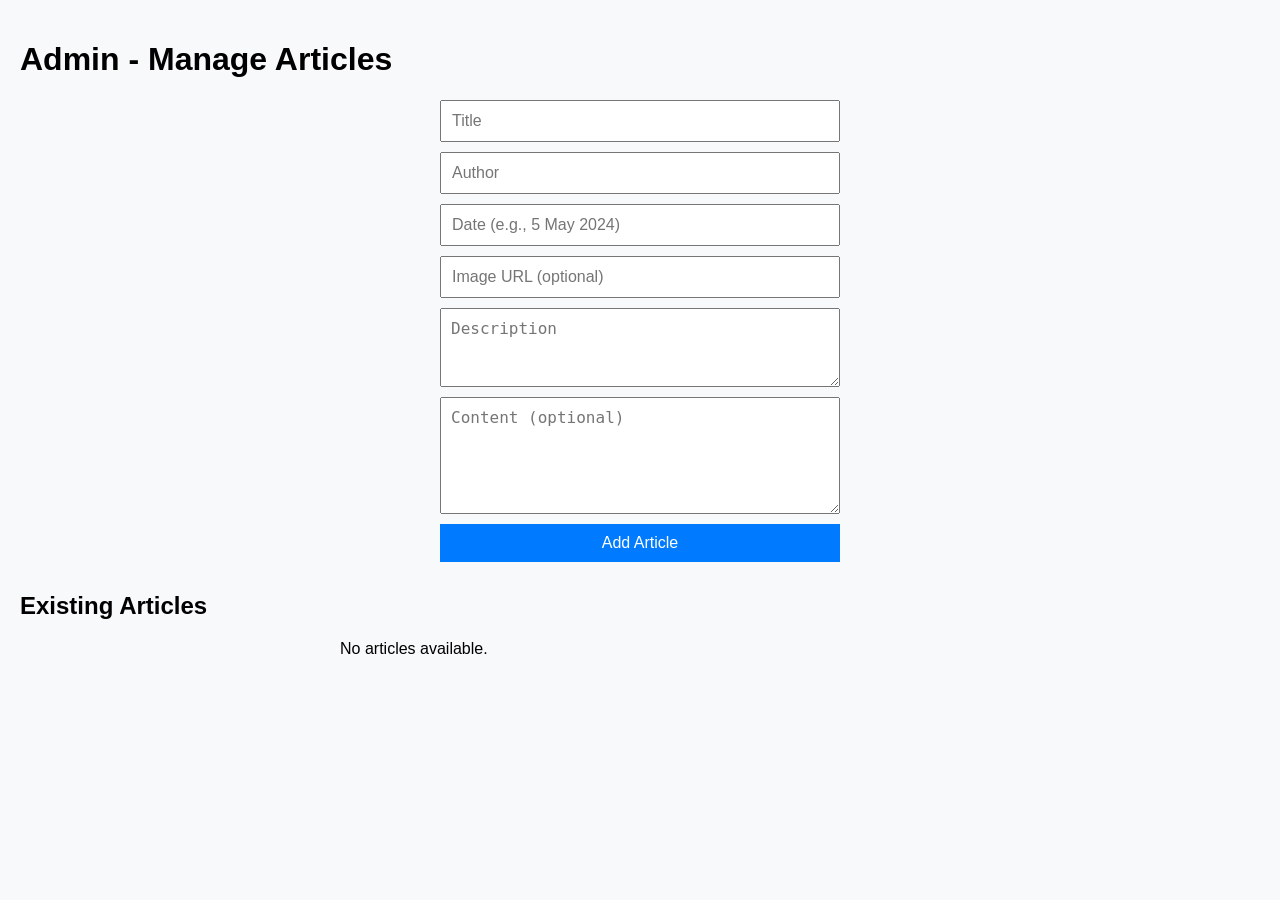
<file: admin.html>
<!DOCTYPE html>
<html lang="en">
<head>
    <meta charset="UTF-8">
    <meta name="viewport" content="width=device-width, initial-scale=1.0">
    <title>Admin Page</title>
    <style>
        body {
            font-family: 'Roboto', sans-serif;
            background-color: #f8f9fa;
            margin: 0;
            padding: 20px;
        }
        form {
            display: flex;
            flex-direction: column;
            max-width: 400px;
            margin: 0 auto;
        }
        input, textarea, button {
            margin-bottom: 10px;
            padding: 10px;
            font-size: 16px;
        }
        button {
            background-color: #007bff;
            color: white;
            border: none;
            cursor: pointer;
        }
        button:hover {
            background-color: #0056b3;
        }
        .article-list {
            max-width: 600px;
            margin: 20px auto;
        }
        .article-item {
            background: white;
            margin-bottom: 10px;
            padding: 15px;
            border-radius: 5px;
            box-shadow: 0 2px 4px rgba(0, 0, 0, 0.1);
            display: flex;
            justify-content: space-between;
            align-items: center;
        }
        .article-item h4 {
            margin: 0;
            font-size: 16px;
        }
        .delete-btn {
            background-color: #dc3545;
            color: white;
            border: none;
            padding: 5px 10px;
            border-radius: 5px;
            cursor: pointer;
        }
        .delete-btn:hover {
            background-color: #c82333;
        }
    </style>
</head>
<body>
    <h1>Admin - Manage Articles</h1>
    <form id="articleForm">
        <input type="text" id="title" placeholder="Title" required />
        <input type="text" id="author" placeholder="Author" required />
        <input type="text" id="date" placeholder="Date (e.g., 5 May 2024)" required />
        <input type="text" id="image" placeholder="Image URL (optional)" />
        <textarea id="description" placeholder="Description" rows="3"></textarea>
        <textarea id="content" placeholder="Content (optional)" rows="5"></textarea>
        <button type="submit">Add Article</button>
    </form>

    <h2>Existing Articles</h2>
    <div class="article-list" id="articleList">
        <!-- Daftar artikel akan ditampilkan di sini -->
    </div>

    <script>
        const articleForm = document.getElementById("articleForm");
        const articleList = document.getElementById("articleList");

        // Ambil data artikel dari localStorage
        let articles = JSON.parse(localStorage.getItem("articles")) || [];

        // Fungsi untuk menampilkan daftar artikel
        function renderArticles() {
            articleList.innerHTML = ""; // Kosongkan daftar artikel

            if (articles.length === 0) {
                articleList.innerHTML = "<p>No articles available.</p>";
                return;
            }

            articles.forEach((article, index) => {
                const articleItem = document.createElement("div");
                articleItem.className = "article-item";

                articleItem.innerHTML = `
                    <h4>${article.title}</h4>
                    <button class="delete-btn" onclick="deleteArticle(${index})">Delete</button>
                `;

                articleList.appendChild(articleItem);
            });
        }

        // Fungsi untuk menambah artikel
        articleForm.addEventListener("submit", function (e) {
            e.preventDefault();

            const newArticle = {
                title: document.getElementById("title").value,
                author: document.getElementById("author").value,
                date: document.getElementById("date").value,
                image: document.getElementById("image").value,
                description: document.getElementById("description").value,
                content: document.getElementById("content").value,
            };

            articles.push(newArticle);
            localStorage.setItem("articles", JSON.stringify(articles));

            alert("Article added!");
            this.reset();
            renderArticles();
        });

        // Fungsi untuk menghapus artikel
        function deleteArticle(index) {
            if (confirm("Are you sure you want to delete this article?")) {
                articles.splice(index, 1);
                localStorage.setItem("articles", JSON.stringify(articles));
                renderArticles();
            }
        }

        // Tampilkan daftar artikel saat halaman dimuat
        renderArticles();
    </script>
</body>
</html>
</file>
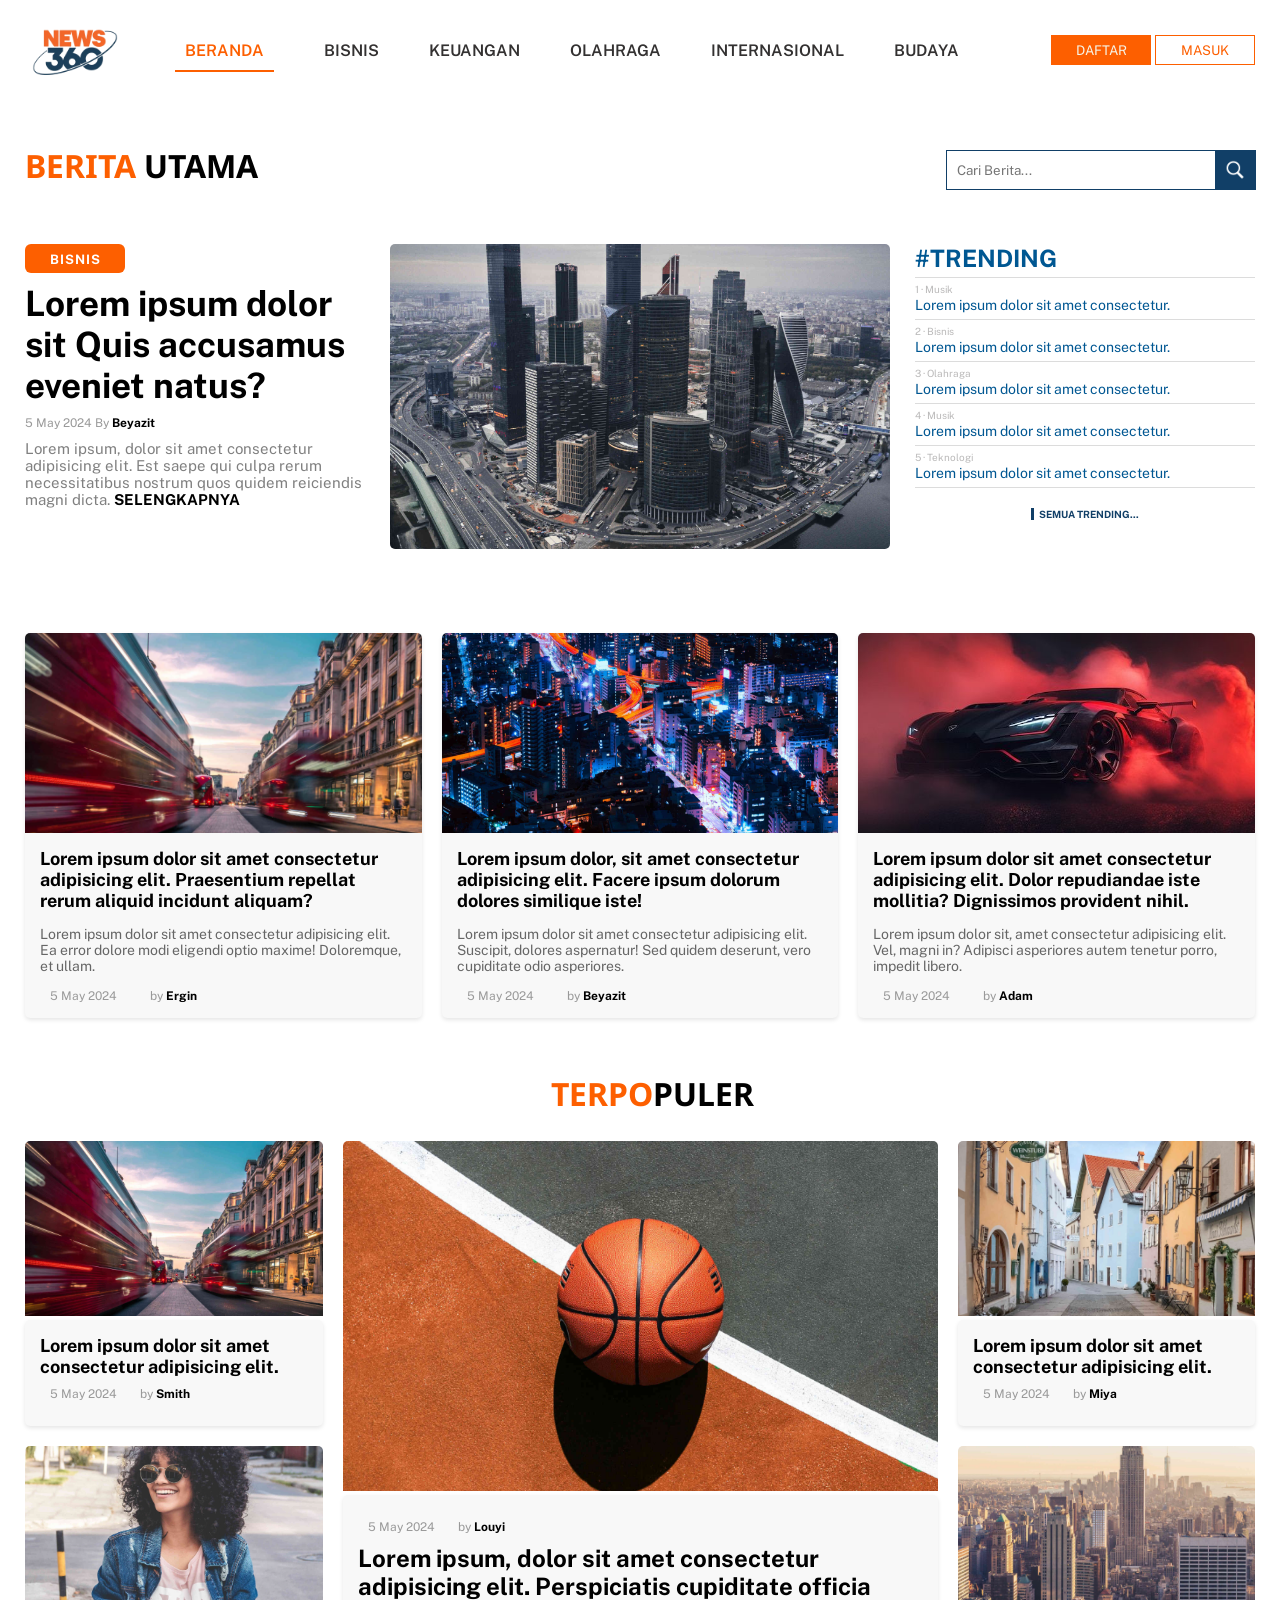
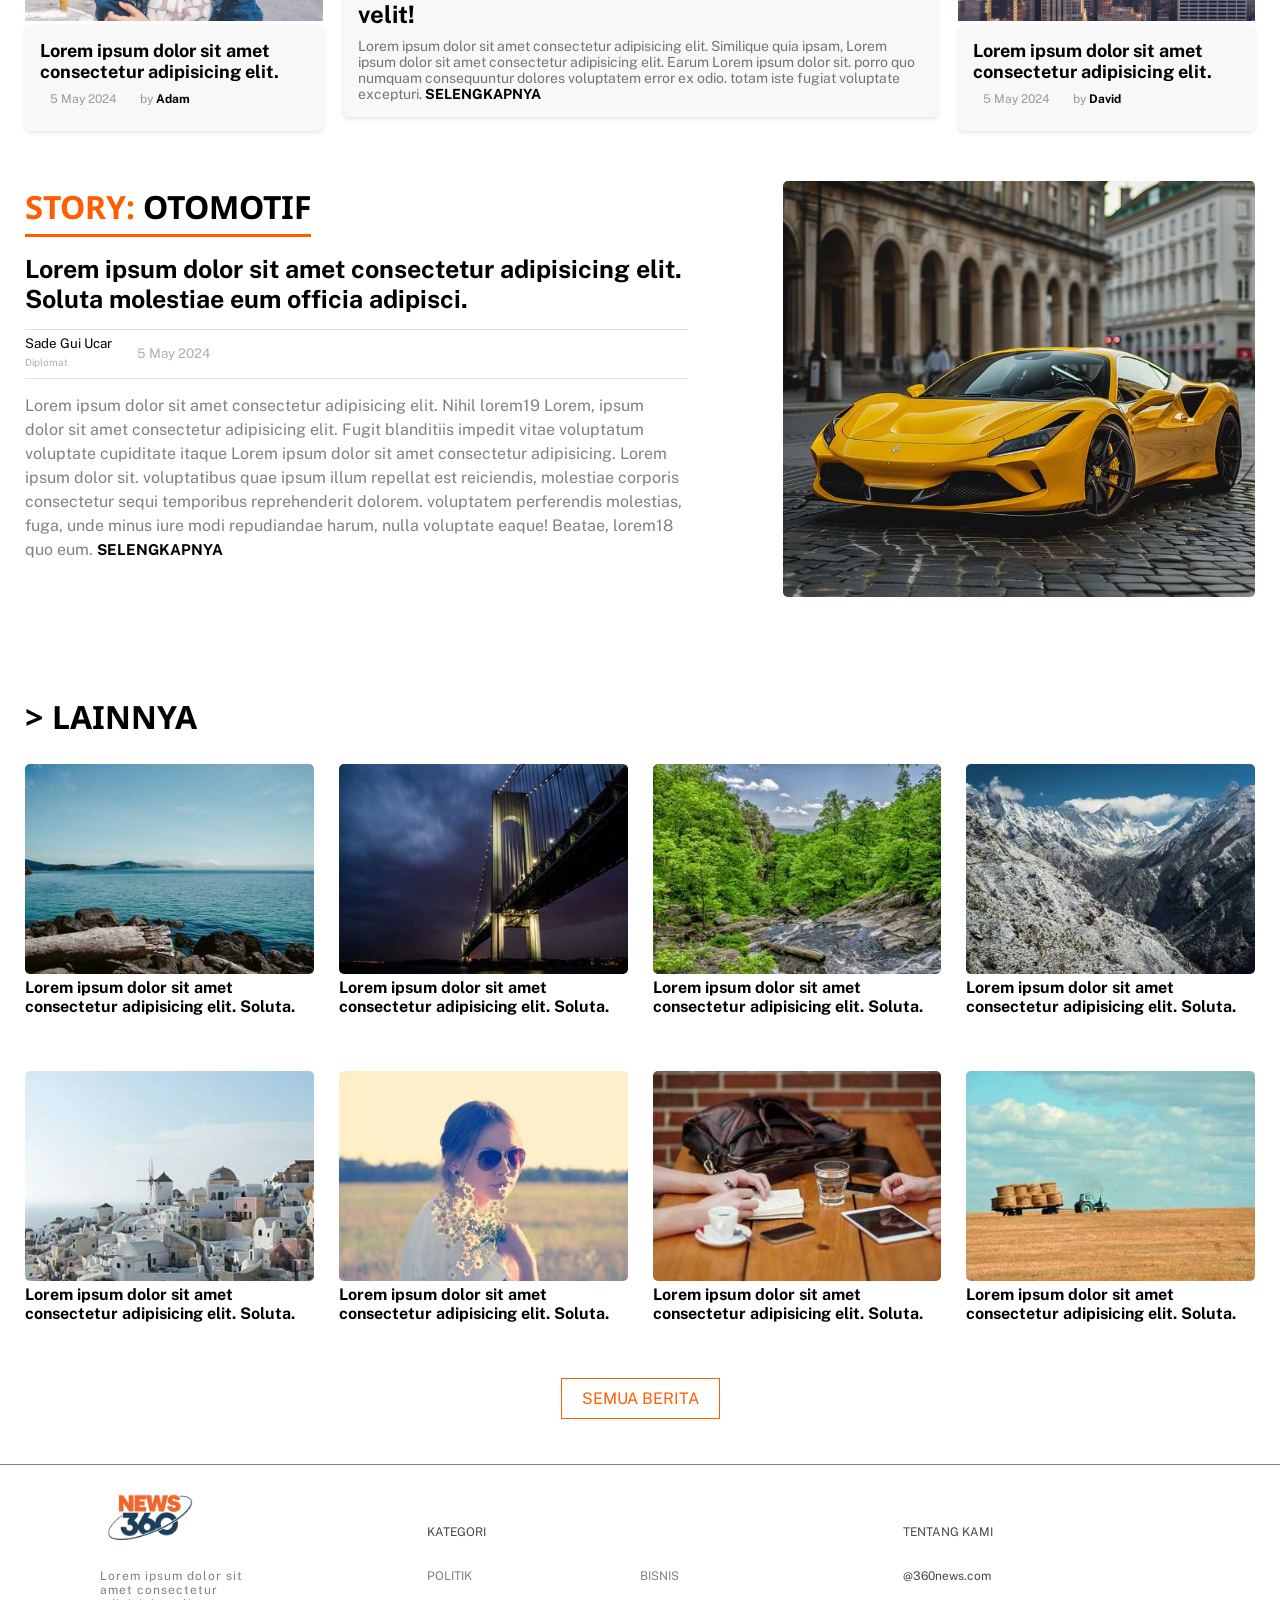
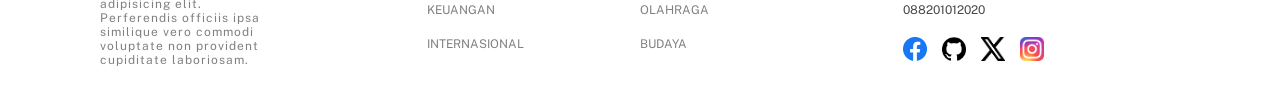
<file: beranda.html>
<!DOCTYPE html>
<html lang="en">
<head>
    <meta charset="UTF-8">
    <meta name="viewport" content="width=device-width, initial-scale=1.0">
    <title>360NEWS</title>
    <link rel="stylesheet" href="beranda.css">
    <link rel="preconnect" href="https://fonts.googleapis.com">
    <link rel="preconnect" href="https://fonts.gstatic.com" crossorigin>
    <link href="https://fonts.googleapis.com/css2?family=Public+Sans:ital,wght@0,600;1,600&display=swap" rel="stylesheet">
    <link rel="preconnect" href="https://fonts.googleapis.com">
    <link rel="preconnect" href="https://fonts.gstatic.com" crossorigin>
    <link href="https://fonts.googleapis.com/css2?family=Noto+Sans+Lao:wdth,wght@75,700&family=Public+Sans:ital,wght@0,600;1,600&display=swap" rel="stylesheet">
    <link href="https://cdnjs.cloudflare.com/ajax/libs/font-awesome/5.15.3/css/all.min.css" rel="stylesheet"/>
</head>
<body>
    <header>
        <div class="header-container">
            <div class="left-section">
                <div class="logo">
                    <a href="beranda.html">
                        <img src="gambar/LOGOO.png" alt="">
                    </a>
                </div>
                <nav id="navMenu" class="hidden">
                    <div class="labelCari">
                        <input type="text" placeholder="Cari Berita" class="pencarian">
                        <button class="pencarian-btn"><b>Cari</b></button>
                    </div>
                    <a class="kategori" id="beranda" href="beranda.html">BERANDA</a>
                    <a class="kategori" id="bisnis" href="bisnis.html">BISNIS</a>
                    <a class="kategori" id="keuangan" href="keuangan.html">KEUANGAN</a>
                    <a class="kategori" id="olahraga" href="olahraga.html">OLAHRAGA</a>
                    <a class="kategori" id="internasional" href="internasional.html">INTERNASIONAL</a>
                    <a class="kategori" id="budaya" href="budaya.html">BUDAYA</a>
                </nav>
            </div>
            <div class="kanan-nav">
                <div class="ikon-menu" id="menuToggle">
                    <div class="baris"></div>
                    <div class="baris"></div>
                    <div class="baris"></div>
                </div>
                <div class="loginAkun-btn">
                <a href=""><button>DAFTAR</button></a>
                <a href="pagelogin.html"><button id="login-btn">MASUK</button></a>
            </div>
            </div>
        </div>
    </header>

    <main>
        <div class="judul-dan-cari">
        <div class="hotline-judul">
            <h1><b>BERITA</b> UTAMA</h1>
        </div>
        <div class="pencarian-berita-beranda">
            <div class="container-cari">
                <input type="text" class="cari-input" placeholder="Cari Berita...">
            </div>
            <div class="cari-btn">
                <img src="gambar/icons8-search-50 (1).png" alt="">
            </div>
        </div>
    </div>
        <div class="konten">
            <div class="konten-1">
                <div class="layout">
                    <div class="genre">
                        <a href="#"><b>BISNIS</b></a>
                    </div>
                    <div class="subjudul-konten">
                        <p class="judul-hotline"><b>Lorem ipsum dolor sit  Quis accusamus eveniet natus?</b></p>
                        <div class="penulis-tgl">
                            <label for="">5 May 2024</label>
                            <label for="">By <b>Beyazit</b></label>
                        </div>
                        <div class="ringkasan">
                            <p>Lorem ipsum, dolor sit amet consectetur adipisicing elit. Est saepe qui culpa rerum necessitatibus nostrum quos quidem reiciendis magni dicta. <b>SELENGKAPNYA</b></p>
                        </div>
                    </div>
                </div>
                <div class="layout">
                    <img class="gambarHotline" src="gambar/websiteplanet-dummy-820X500 (1).png" alt="Bisnis">
                </div>
                <div class="layout">
                    <div class="trending-layout">
                        <h3>#TRENDING</h3>
                        <div class="trending-card">
                            <div class="nomor-genre">
                                <label for="">1 · </label>
                                <label for="">Musik</label>
                            </div>
                            <a href="#">Lorem ipsum dolor sit amet consectetur.</a>
                        </div>
                        <div class="trending-card">
                            <div class="nomor-genre">
                                <label for="">2 · </label>
                                <label for="">Bisnis</label>
                            </div>
                            <a href="#">Lorem ipsum dolor sit amet consectetur.</a>
                        </div>
                        <div class="trending-card">
                            <div class="nomor-genre">
                                <label for="">3 · </label>
                                <label for="">Olahraga</label>
                            </div>
                            <a href="#">Lorem ipsum dolor sit amet consectetur.</a>
                        </div>
                        <div class="trending-card">
                            <div class="nomor-genre">
                                <label for="">4 · </label>
                                <label for="">Musik</label>
                            </div>
                            <a href="#">Lorem ipsum dolor sit amet consectetur.</a>
                        </div>
                        <div class="trending-card">
                            <div class="nomor-genre">
                                <label for="">5 · </label>
                                <label for="">Teknologi</label>
                            </div>
                            <a href="#">Lorem ipsum dolor sit amet consectetur.</a>
                        </div>
                        <div class="trending-card">
                            <div class="semua-trending">
                                <a href="#"><b>SEMUA TRENDING...</b></a>
                            </div>
                        </div>
                    </div>
                </div>
            </div>
            <div class="konten-2">
                <div class="panel">
                    <img src="gambar/websiteplanet-dummy-820X500 (2).png" alt="">
                    <p class="subjudul-konten-2"><b>Lorem ipsum dolor sit amet consectetur adipisicing elit. Praesentium repellat rerum aliquid incidunt aliquam?</b></p>
                    <p class="ringkasan-konten-2">Lorem ipsum dolor sit amet consectetur adipisicing elit. Ea error dolore modi eligendi optio maxime! Doloremque, et ullam.</p>
                    <div class="penulis-tgl-konten">
                        <label for="">5 May 2024</label>
                        <label for="">by <b>Ergin</b></label>
                    </div>
                </div>
                <div class="panel">
                    <img src="gambar/websiteplanet-dummy-800X400.png" alt="">
                    <p class="subjudul-konten-2"><b>Lorem ipsum dolor, sit amet consectetur adipisicing elit. Facere ipsum dolorum dolores similique iste!</b></p>
                    <p class="ringkasan-konten-2">Lorem ipsum dolor sit amet consectetur adipisicing elit. Suscipit, dolores aspernatur! Sed quidem deserunt, vero cupiditate odio asperiores.</p>
                    <div class="penulis-tgl-konten">
                        <label for="">5 May 2024</label>
                        <label for="">by <b>Beyazit</b></label>
                    </div>
                </div>
                <div class="panel">
                    <img src="gambar/Premium Photo _ Sport car wallpaper illustration images.jpg" alt="">
                    <p class="subjudul-konten-2"><b>Lorem ipsum dolor sit amet consectetur adipisicing elit. Dolor repudiandae iste mollitia? Dignissimos provident nihil.</b></p>
                    <p class="ringkasan-konten-2">Lorem ipsum dolor sit, amet consectetur adipisicing elit. Vel, magni in? Adipisci asperiores autem tenetur porro, impedit libero.</p>
                    <div class="penulis-tgl-konten">
                        <label for="">5 May 2024</label>
                        <label for="">by <b>Adam</b></label>
                    </div>
                </div>
            </div>
        </div>
        <div class="konten-editor-pick">
        <h1><b>TERPO</b>PULER</h1>
        <div class="kontainer">
            <div class="gambar-kiri">
                <div class="card">
                    <img src="gambar/websiteplanet-dummy-820X500 (2).png" alt="" class="gambar-sisi">
                    <div class="card-konten">
                        <h3>Lorem ipsum dolor sit amet consectetur adipisicing elit.</h3>
                        <div class="penulis-tgl-konten">
                            <label for="">5 May 2024</label>
                            <label for="">by <b>Smith</b></label>
                        </div>
                    </div>
                </div>
                <div class="card">
                    <img src="gambar/websiteplanet-dummy-800X500.png" alt="" class="gambar-sisi">
                    <div class="card-konten">
                        <h3>Lorem ipsum dolor sit amet consectetur adipisicing elit.</h3>
                        <div class="penulis-tgl-konten">
                            <label for="">5 May 2024</label>
                            <label for="">by <b>Adam</b></label>
                        </div>
                    </div>
                </div>   
            </div>
            <div class="main-card">
                <img src="gambar/websiteplanet-dummy-820X500 (3).png" alt="">
                <div class="main-card-konten">
                    <div class="penulis-tgl-konten">
                        <label for="">5 May 2024</label>
                        <label for="">by <b>Louyi</b></label>
                    </div>
                        <h2 class="subjudul-main-konten"><b>Lorem ipsum, dolor sit amet consectetur adipisicing elit. Perspiciatis cupiditate officia velit!</b></h2>
                        <p class="ringkasan-main-konten">Lorem ipsum dolor sit amet consectetur adipisicing elit. Similique quia ipsam, Lorem ipsum dolor sit amet consectetur adipisicing elit. Earum Lorem ipsum dolor sit. porro quo numquam consequuntur dolores voluptatem error ex odio. totam iste fugiat voluptate excepturi. <b>SELENGKAPNYA</b></p>
                    </div>
                </div>
                <div class="gambar-kanan">
                    <div class="card">
                        <img src="gambar/websiteplanet-dummy-800X400 (2).png" alt="" class="gambar-sisi">
                        <div class="card-konten">
                            <h3>Lorem ipsum dolor sit amet consectetur adipisicing elit.</h3>
                            <div class="penulis-tgl-konten">
                                <label for="">5 May 2024</label>
                                <label for="">by <b>Miya</b></label>
                            </div>
                        </div>
                    </div>
                    <div class="card">
                        <img src="gambar/websiteplanet-dummy-800X400 (3).png" alt="" class="gambar-sisi">
                        <div class="card-konten">
                            <h3>Lorem ipsum dolor sit amet consectetur adipisicing elit.</h3>
                            <div class="penulis-tgl-konten">
                                <label for="">5 May 2024</label>
                                <label for="">by <b>David</b></label>
                            </div>
                        </div>
                    </div>
                </div>
            </div>
        </div>
        <div class="story-war">
            <div class="kontainer-story">
                <div class="konten-kiri">
                    <h1><b>STORY:</b> OTOMOTIF</h1>
                    <p><b>Lorem ipsum dolor sit amet consectetur adipisicing elit. Soluta molestiae eum officia adipisci.</b></p>
                    <div class="tgl-penulis-story">
                        <div class="nama-jabatan">
                            <p class="nama-penulis">Sade Gui Ucar</p>
                            <p class="jabatan">Diplomat</p>
                        </div>
                        <p class="tgl-penulis">5 May 2024</p>
                    </div>
                    <p class="ringkasan-story-konten">Lorem ipsum dolor sit amet consectetur adipisicing elit. Nihil lorem19 Lorem, ipsum dolor sit amet consectetur adipisicing elit. Fugit blanditiis impedit vitae voluptatum voluptate cupiditate itaque Lorem ipsum dolor sit amet consectetur adipisicing. Lorem ipsum dolor sit. voluptatibus quae ipsum illum repellat est reiciendis, molestiae corporis consectetur sequi temporibus reprehenderit dolorem. voluptatem perferendis molestias, fuga, unde minus iure modi repudiandae harum, nulla voluptate eaque! Beatae, lorem18 quo eum. <b>SELENGKAPNYA</b></p>
                </div>
                <div class="konten-kanan">
                    <img src="gambar/Yellow Ferrari F8 On Slate Brick Road  3D Sublimation 20oz Skinny Straight Tumblr Wrap  300 DPI PNG Commercial Use  Supercar Enthusiast Gift.jpg" alt="">
                </div>
            </div>
        </div>
        <div class="semua-class">
            <h1><b>></b> LAINNYA</h1>
            <div class="grid-conten">
                <div class="grid-card-konten">
                    <img src="gambar/16-367x267.jpg" alt="">
                    <p><b>Lorem ipsum dolor sit amet consectetur adipisicing elit. Soluta.</b></p>
                </div>
                <div class="grid-card-konten">
                    <img src="gambar/84-367x267 (1).jpg" alt="">
                    <p><b>Lorem ipsum dolor sit amet consectetur adipisicing elit. Soluta.</b></p>
                </div>
                <div class="grid-card-konten">
                    <img src="gambar/28-367x267.jpg" alt="">
                    <p><b>Lorem ipsum dolor sit amet consectetur adipisicing elit. Soluta.</b></p>
                </div>
                <div class="grid-card-konten">
                    <img src="gambar/29-367x267.jpg" alt="">
                    <p><b>Lorem ipsum dolor sit amet consectetur adipisicing elit. Soluta.</b></p>
                </div>
                <div class="grid-card-konten">
                    <img src="gambar/49-367x267.jpg" alt="">
                    <p><b>Lorem ipsum dolor sit amet consectetur adipisicing elit. Soluta.</b></p>
                </div>
                <div class="grid-card-konten">
                    <img src="gambar/64-367x267.jpg" alt="">
                    <p><b>Lorem ipsum dolor sit amet consectetur adipisicing elit. Soluta.</b></p>
                </div>
                <div class="grid-card-konten">
                    <img src="gambar/7-367x267.jpg" alt="">
                    <p><b>Lorem ipsum dolor sit amet consectetur adipisicing elit. Soluta.</b></p>
                </div>
                <div class="grid-card-konten">
                    <img src="gambar/85-367x267.jpg" alt="">
                    <p><b>Lorem ipsum dolor sit amet consectetur adipisicing elit. Soluta.</b></p>
                </div>
            </div>
        </div>
        <div class="semua-berita-btn">
            <div class="card-btn-semua-berita">
                <button>SEMUA BERITA</button>
            </div>
        </div>

    </main>

    <footer>
        <div class="konten-footer">
            <div class="bagian-kiri">
                <img src="gambar/LOGOO.png" alt="">
                <p>Lorem ipsum dolor sit amet consectetur adipisicing elit. Perferendis officiis ipsa similique vero commodi voluptate non provident cupiditate laboriosam.</p>
            </div>
            <div class="footer-tengah">
                <p>KATEGORI</p>
                <div class="f-tengah">
                    <a class="kategori-ftr" href="#">POLITIK</a>
                    <a class="kategori-ftr" href="#">BISNIS</a>
                    <a class="kategori-ftr" href="#">KEUANGAN</a>
                    <a class="kategori-ftr" href="#">OLAHRAGA</a>
                    <a class="kategori-ftr" href="#">INTERNASIONAL</a>
                    <a class="kategori-ftr" href="#">BUDAYA</a>
                </div>
            </div>
            <div class="bagian-kanan">
                <p>TENTANG KAMI</p>
                <div class="social-media">
                    <a href="#">@360news.com</a>
                    <a href="#">088201012020</a>
                    <div class="gambar-sosmed">
                        <a href="#">
                            <img alt="Facebook logo" height="24" src="gambar/logos_facebook.png" width="24"/>
                           </a>
                           <a href="#">
                            <img alt="Github logo" height="24" src="gambar/download 111(1).png" width="24"/>
                           </a>
                           <a href="#">
                            <img alt="X logo" height="24" src="gambar/download 22(1).png" width="24"/>
                           </a>
                           <a href="#">
                            <img alt="Instagram logo" height="24" src="gambar/skill-icons_instagram.png" width="24"/>
                           </a>
                    </div>
                </div>     
            </div>
        </div>
    </footer>

    <script src="nav-mobile.js"></script>
</body>
</html>
</file>
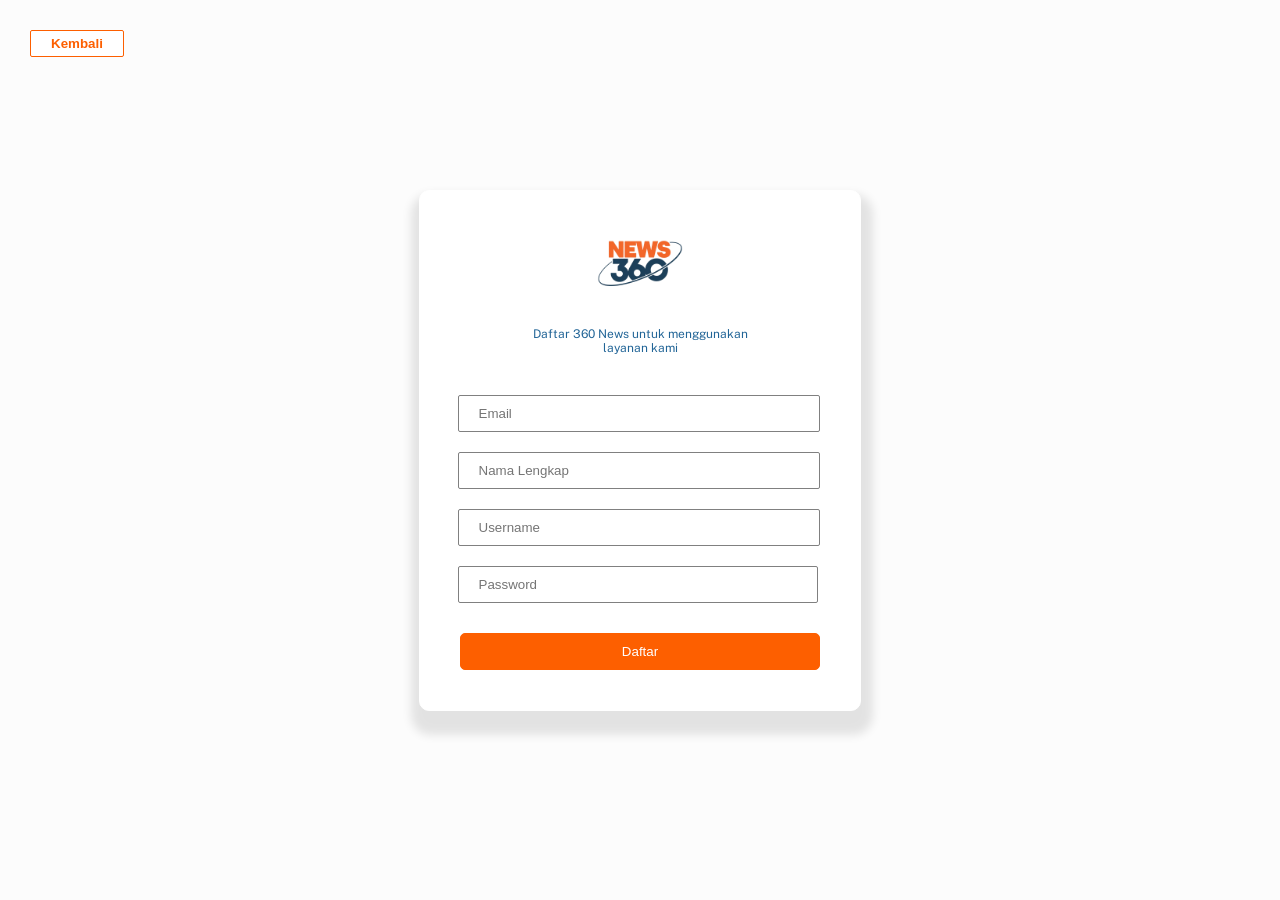
<file: pageDaftar.html>
<!DOCTYPE html>
<html lang="en">
<head>
    <meta charset="UTF-8">
    <meta name="viewport" content="width=device-width, initial-scale=1.0">
    <title>Daftar</title>
    <link rel="stylesheet" href="pageDaftar.css">
    <link rel="preconnect" href="https://fonts.googleapis.com">
    <link rel="preconnect" href="https://fonts.gstatic.com" crossorigin>
    <link href="https://fonts.googleapis.com/css2?family=Public+Sans:ital,wght@0,600;1,600&display=swap" rel="stylesheet">
    <link href="https://cdnjs.cloudflare.com/ajax/libs/font-awesome/5.15.3/css/all.min.css" rel="stylesheet"/>
</head>
<body>
    <div class="kontainer">
        <div class="kembali-btn">
            <a href="beranda.html"><button><b>Kembali</b></button></a>
        </div>
    </div>
    <div class="kontainer">
        <div class="bungkus-page-login">
            <div class="logo">
                <img src="gambar/LOGOO.png" width="100px" alt="">
            </div>
            <div class="teks">
                <p>Daftar 360 News untuk menggunakan layanan kami</p>
            </div>
            <div class="email-password">
                <div class="email-field">
                    <input type="email" placeholder="Email">
                </div>
                <div class="nama-field">
                    <input type="text" placeholder="Nama Lengkap">
                </div>
                <div class="username-field">
                    <input type="text" placeholder="Username">
                </div>
                <div class="password-field">
                    <input type="password" id="password" placeholder="Password">
                    <img id="togglePassword" src="gambar/hide.png" width="30px" alt="Toggle Password">
                </div>
            </div>
            <div class="daftar-btn">
                <button>Daftar</button>
            </div>
        </div>
    </div>

    <script src="daftar_HidePassword.js"></script>
</body>
</html>
</file>
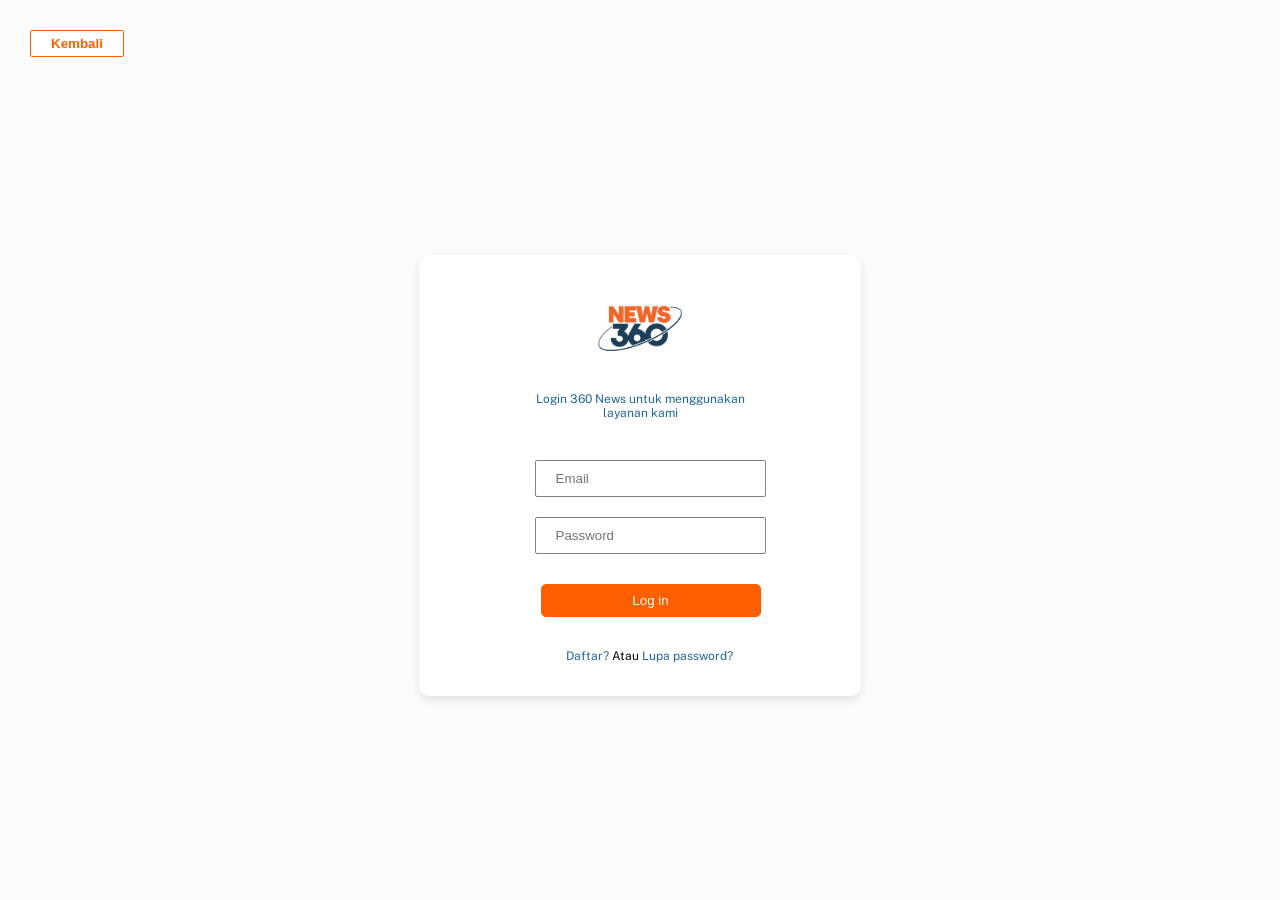
<file: pagelogin.html>
<!DOCTYPE html>
<html lang="en">
<head>
    <meta charset="UTF-8">
    <meta name="viewport" content="width=device-width, initial-scale=1.0">
    <title>Login</title>
    <link rel="stylesheet" href="pagelogin.css">
    <link rel="preconnect" href="https://fonts.googleapis.com">
    <link rel="preconnect" href="https://fonts.gstatic.com" crossorigin>
    <link href="https://fonts.googleapis.com/css2?family=Public+Sans:ital,wght@0,600;1,600&display=swap" rel="stylesheet">
    <link href="https://cdnjs.cloudflare.com/ajax/libs/font-awesome/5.15.3/css/all.min.css" rel="stylesheet"/>
</head>
<body>
    <div class="kontainer">
        <div class="kembali-btn">
            <a href="beranda.html"><button><b>Kembali</b></button></a>
        </div>
    </div>
    <div class="kontainer">
        <div class="bungkus-page-login">
            <div class="logo">
                <img src="gambar/LOGOO.png" width="100px" alt="">
            </div>
            <div class="teks">
                <p>Login 360 News untuk menggunakan layanan kami</p>
            </div>
            <div class="email-password">
                <div class="email-field">
                    <input type="email" placeholder="Email">
                </div>
                <div class="password-field">
                    <input type="password" id="password" placeholder="Password">
                    <img id="togglePassword" src="gambar/hide.png" width="30px" alt="Toggle Password">
                </div>
            </div>
            <div class="login-btn">
                <button>Log in</button>
            </div>
            <div class="daftar-lupaPassword">
                <p><a href="#">Daftar?</a> Atau <a href="#">Lupa password?</a></p>
            </div>
        </div>
    </div>

    <script src="script.js"></script>
</body>
</html>
</file>
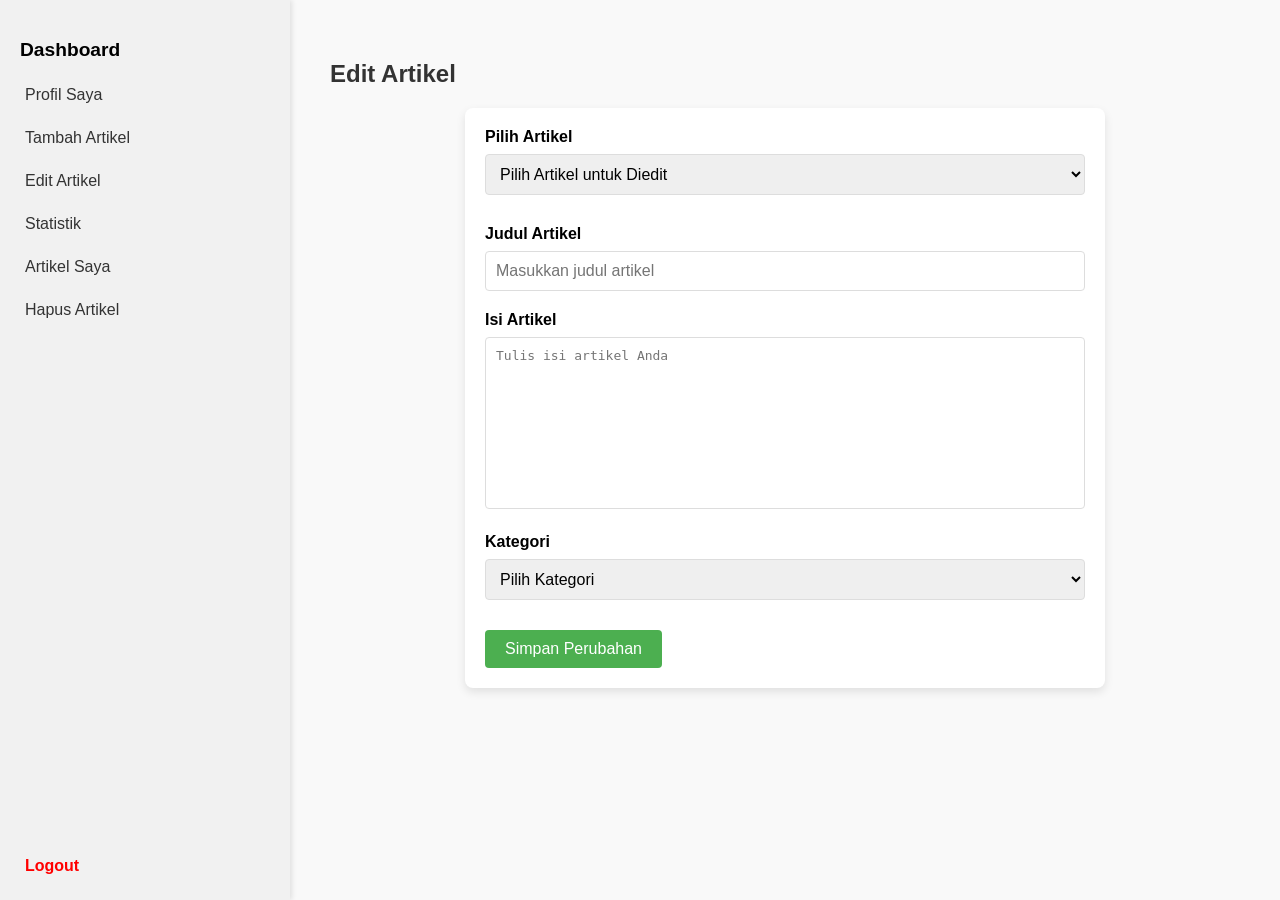
<file: Profile/edit_artikel.html>
<!DOCTYPE html>
<html lang="id">
<head>
  <meta charset="UTF-8">
  <meta name="viewport" content="width=device-width, initial-scale=1.0">
  <title>Edit Artikel</title>
  <link rel="stylesheet" href="edit_artikel.css">
</head>
<body>
  <div class="container">
    <!-- Sidebar -->
    <aside class="sidebar">
      <h3>Dashboard</h3>
      <ul>
        <li><a href="#">Profil Saya</a></li>
        <li><a href="#">Tambah Artikel</a></li>
        <li><a href="#">Edit Artikel</a></li>
        <li><a href="#">Statistik</a></li>
        <li><a href="#">Artikel Saya</a></li>
        <li><a href="#">Hapus Artikel</a></li>
      </ul>
      <a href="#" class="logout">Logout</a>
    </aside>

    <!-- Main Content -->
    <main class="main-content">
      <h2>Edit Artikel</h2>
      <form id="edit-article-form" class="article-form">
        <div class="form-group">
          <label for="article-id">Pilih Artikel</label>
          <select id="article-id" name="article-id" required>
            <option value="">Pilih Artikel untuk Diedit</option>
            <option value="1">Artikel 1</option>
            <option value="2">Artikel 2</option>
            <option value="3">Artikel 3</option>
          </select>
        </div>
        <div class="form-group">
          <label for="edit-title">Judul Artikel</label>
          <input type="text" id="edit-title" name="edit-title" placeholder="Masukkan judul artikel" required>
        </div>
        <div class="form-group">
          <label for="edit-content">Isi Artikel</label>
          <textarea id="edit-content" name="edit-content" rows="10" placeholder="Tulis isi artikel Anda" required></textarea>
        </div>
        <div class="form-group">
          <label for="edit-category">Kategori</label>
          <select id="edit-category" name="edit-category" required>
            <option value="">Pilih Kategori</option>
            <option value="teknologi">Teknologi</option>
            <option value="pendidikan">Pendidikan</option>
            <option value="kesehatan">Kesehatan</option>
            <option value="lainnya">Lainnya</option>
          </select>
        </div>
        <script src="edit_artikel.js"></script>
        <button type="submit" class="btn-submit">Simpan Perubahan
</file>
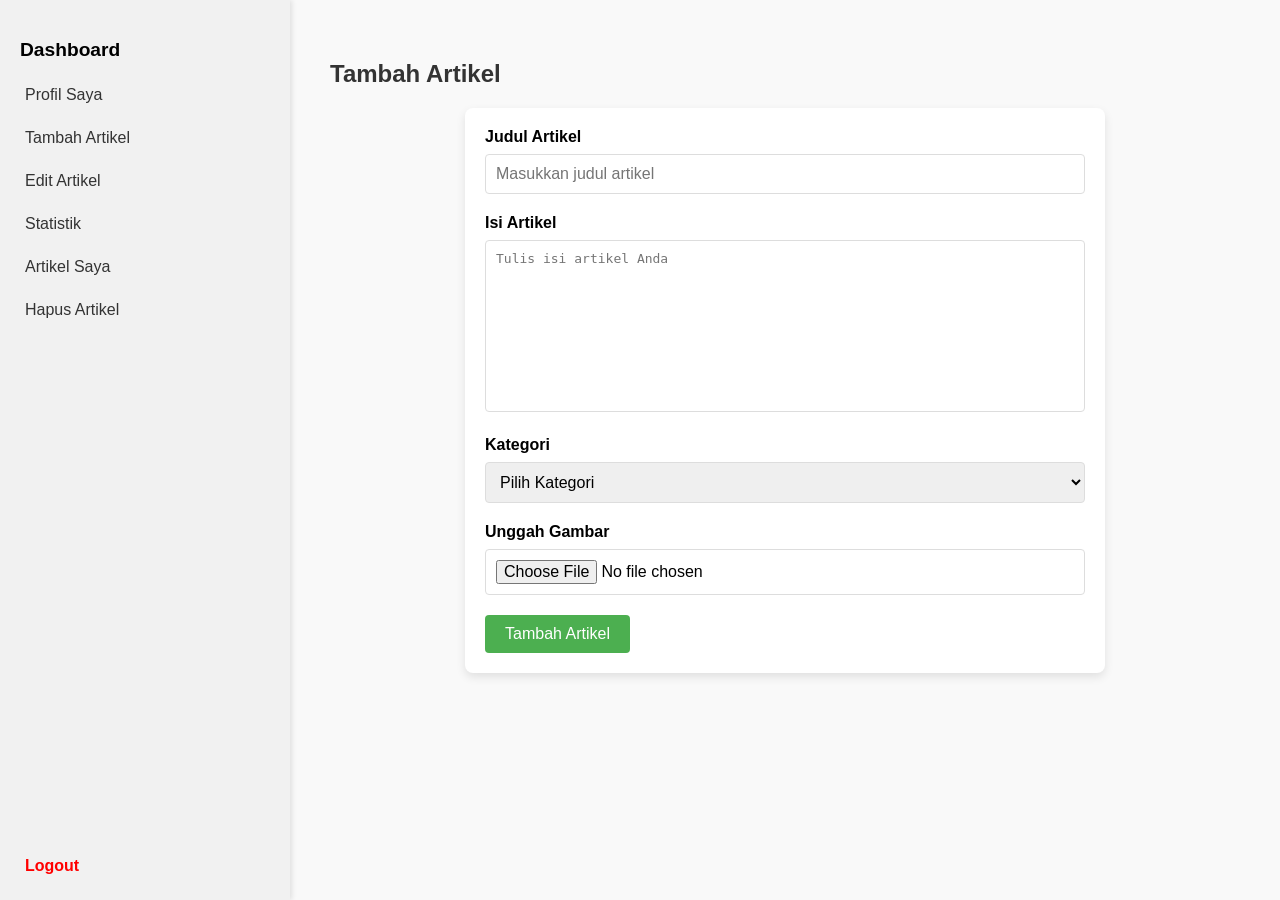
<file: Profile/Tambah.html>
<!DOCTYPE html>
<html lang="id">
<head>
  <meta charset="UTF-8">
  <meta name="viewport" content="width=device-width, initial-scale=1.0">
  <title>Tambah Artikel</title>
  <link rel="stylesheet" href="tambah.css">
</head>
<body>
  <div class="container">
    <!-- Sidebar -->
    <aside class="sidebar">
      <h3>Dashboard</h3>
      <ul>
        <li><a href="index.html">Profil Saya</a></li>
        <li><a href="#">Tambah Artikel</a></li>
        <li><a href="#">Edit Artikel</a></li>
        <li><a href="#">Statistik</a></li>
        <li><a href="#">Artikel Saya</a></li>
        <li><a href="#">Hapus Artikel</a></li>
      </ul>
      <a href="#" class="logout">Logout</a>
    </aside>

    <!-- Main Content -->
    <main class="main-content">
      <h2>Tambah Artikel</h2>
      <form id="add-article-form" class="article-form">
        <div class="form-group">
          <label for="title">Judul Artikel</label>
          <input type="text" id="title" name="title" placeholder="Masukkan judul artikel" required>
        </div>
        <div class="form-group">
          <label for="content">Isi Artikel</label>
          <textarea id="content" name="content" rows="10" placeholder="Tulis isi artikel Anda" required></textarea>
        </div>
        <div class="form-group">
          <label for="category">Kategori</label>
          <select id="category" name="category" required>
            <option value="">Pilih Kategori</option>
            <option value="teknologi">Teknologi</option>
            <option value="pendidikan">Pendidikan</option>
            <option value="kesehatan">Kesehatan</option>
            <option value="lainnya">Lainnya</option>
          </select>
        </div>
        <div class="form-group">
          <label for="image">Unggah Gambar</label>
          <input type="file" id="image" name="image" accept="image/*">
        </div>
        <button type="submit" class="btn-submit">Tambah Artikel</button>
      </form>
    </main>
  </div>
</body>
</html>
</file>
<file: beranda.css>
* {
    margin: 0;
    padding: 0;
    font-family: "Public Sans", sans-serif;
    box-sizing: border-box;
}

header {
    width: 100%;
    height: 100px;
    background-color: white;
    padding: 0 25px;
}

.header-container {
    height: 100%;
    display: flex;
    justify-content: space-between;
    align-items: center;
}

.left-section {
    display: flex;
    align-items: center;
    gap: 10px;
}

.logo img {
    width: 100px;
    vertical-align: middle;
}

nav {
    display: flex;
    align-items: center;
    margin-left: 15px;
}

header nav a {
    text-decoration: none;
    color: rgb(51, 49, 49);
    margin: 0 25px;
    font-family: "Public Sans", sans-serif;
    font-optical-sizing: auto;
    font-weight: 600;
    font-style: normal;
}

header .kategori:hover {
    color: #FD5F00;
}

header #beranda {
    color: #FD5F00;
    border-bottom: 2px solid #FD5F00;
    padding: 10px;
    margin-top: 2px;
}

header .kategori:active {
    color: black;
}

.kanan-nav {
    display: flex;
    align-items: center;
}

header button {
    width: 100px;
    height: 30px;
    background-color: #FD5F00;
    color: #F6F6E9;
    border: 1px solid #FD5F00;
    padding: 0px 5px;
}

header #login-btn {
    background-color: white;
    color: #FD5F00;
    border: 1px solid #FD5F00;
}

.loginAkun-btn button:hover {
    background-color: #f67525;
    color: white;
    border: 1px solid #f67525;
    cursor: pointer;
}

.loginAkun-btn #login-btn:hover {
    background-color: #f67525;
    color: white;
    border: 1px solid #f67525;
}

.loginAkun-btn #login-btn:active {
    color: white;
    background-color: #FD5F00;
    border: 1px solid #FD5F00;
}

.loginAkun-btn button:active {
    background-color: #FD5F00;
    color: white;
    border: 1px solid #FD5F00;
}

.kanan-nav img {
    width: 20px;
    margin-right: 45px;
}

.kanan-nav .notif {
    margin-right: 50px;
}

.pencarian {
    display: none;
}

.pencarian-btn {
    display: none;
}


/* main style */

.judul-dan-cari {
    display: flex;
    justify-content: space-between;
}

.pencarian-berita-beranda {
    margin: 0;
    display: flex;
    margin-left: 25px;
    margin-right: 25px;
    margin-top: 50px;
    margin-bottom: 20px;
}

.pencarian-berita-beranda .cari-input {
    width: 310px;
    padding: 11px 10px;
    margin-left: 55%;
    border-radius: 0;
    border: 1.5px solid #113F67;
}

.cari-input:focus {
    border: 2.5px solid #113F67;
    outline: none;
    padding: 10px 10px;
}

.cari-btn img {
    width: 40px;
    border: 1px solid #113F67;
    background-color: #113F67;
    padding: 9px;
    margin-left: 130px;
}

.cari-btn img:hover {
    background-color: #005792;
    cursor: pointer;
}

.cari-btn img:active {
    background-color: #113F67;
    cursor: pointer;
}

.layout {
    display: inline;
    margin: 30px 0;
}

main h1 {
    margin-left: 25px;
    margin-top: 40px;
    margin-bottom: 20px;
    font-family: "Noto Sans Lao", sans-serif;
    font-optical-sizing: auto;
    font-weight: 700;
    font-style: normal;
}

main h1 b {
    color: #FD5F00;
    font-family: "Noto Sans Lao", sans-serif;
}

.konten-1 {
    display: grid;
    grid-template-columns: repeat(3, 1fr);
    grid-gap: 25px;
    margin: 0 25px;
}

.subjudul-konten .judul-hotline {
    position: relative;
    transition: transform 0.3s ease, box-shadow 0.3s ease;
}

.subjudul-konten .judul-hotline:hover {
    transform: translateY(-10px) scale(1.05);
    cursor: pointer;
}

.subjudul-konten .ringkasan {
    cursor: pointer;
}

.subjudul-konten .ringkasan b:hover {
    text-decoration: underline;
    padding-top: 5px;
}

.genre a {
    text-decoration: none;
    font-size: 13px;
    color: white;
    letter-spacing: 1px;
}

.genre {
    margin-bottom: 10px;
    background-color: #FD5F00;
    padding: 5px 10px;
    width: 100px;
    text-align: center;
    border-radius: 6px;
}

.subjudul-konten p b {
    font-size: 35px;
}

.subjudul-konten .penulis-tgl {
    font-size: 12px;
    color: #999;
    margin: 10px 0;
}

.penulis-tgl label b {
    color: black;
}

.ringkasan {
    color: gray;
    font-size: 15px;
}

.ringkasan p b {
    font-size: 15px;
    color: black;
}

.layout img {
    width: 500px;
    border-radius: 5px;
    transition: filter 0.3s ease;
}

.layout .gambarHotline:hover {
    cursor: pointer;
}

.layout .gambarHotline:hover {
    cursor: pointer;
}

.trending-card {
    border-top: 1px solid gainsboro;
}

.trending-layout .trending-card {
    margin: 5px 0;
    padding-top: 5px;
}

.trending-layout h3 {
    font-size: 24px;
    color: #005792;
}

.trending-layout .trending-card a {
    text-decoration: none;
    color: #005792;
    font-size: 14px;
}

.trending-card .nomor-genre {
    font-size: 10px;
    color: rgb(186, 185, 185);
}

.trending-card .semua-trending a {
    font-size: 10px;
    color: #113F67;
    border-left: 3px solid #113F67;
    padding-left: 5px;
}

.trending-card .semua-trending {
    text-align: center;
    margin-top: 10px;
}

.trending-card a:hover {
    color: #FD5F00;
    text-decoration: underline;
}

.trending-card .semua-trending a:hover {
    border-left: 3px solid #FD5F00;
    font-size: 12px;
    transition: all 0.3s ease-in-out;
}

.konten-2 {
  display: grid;
  grid-template-columns: repeat(3, 1fr);
  grid-gap: 20px;
  margin: 50px 25px;
}

.panel {
  display: flex;
  flex-direction: column;
  align-items: flex-start;
  background-color: #f8f8f8;
  border-radius: 5px;
  box-shadow: 0 2px 4px rgba(0, 0, 0, 0.1);
  transition: transform 0.3s ease;
}

.panel:hover {
    transform: translateY(-10px) scale(1.05);
    transition: transform 0.3s ease, box-shadow 0.3s ease;
    cursor: pointer;
}

.panel .subjudul-konten-2:hover {
    text-decoration: underline;
}

.panel .penulis-tgl-konten label {
    color: black;
    margin-right: 20px;
}

.panel img {
  width: 100%;
  height: 200px;
  object-fit: cover;
  border-top-left-radius: 5px;
  border-top-right-radius: 5px;
}

.panel .subjudul-konten-2 {
  font-size: 18px;
  font-weight: bold;
  margin: 15px;
}

.panel .ringkasan-konten-2 {
  font-size: 14px;
  color: #666;
  margin: 0 15px 15px;
}

.panel .penulis-tgl-konten {
  font-size: 12px;
  margin: 0 15px 15px;
}

.panel .penulis-tgl-konten label {
    color: #999;
}

.panel .penulis-tgl-konten label b {
    color: black;
}

.kontainer {
    display: grid;
    grid-template-columns: 1fr 2fr 1fr;
    gap: 20px;
    margin: 0 25px;
}

.kontainer .card {
    transition: transform 0.3s ease
}

.kontainer .card:hover {
    transform: translateY(-10px) scale(1.05);
    transition: all 0.3s ease, box-shadow 0.3s ease;
    cursor: pointer;
}

.kontainer .card h3:hover {
    text-decoration: underline;
}

.konten-editor-pick h1 {
    text-align: center;
}

.konten-editor-pick h1 b {
    color: #FD5F00;
}

.gambar-kanan, .gambar-kiri {
    display: flex;
    flex-direction: column;
    gap: 20px;
}

.card img, .main-card img {
    width: 100%;
    height: auto;
    object-fit: cover;
    border-top-left-radius: 5px;
    border-top-right-radius: 5px;
}

.main-card {
    transition: transform 0.3s ease;
}

.main-card:hover {
    transform: translateY(-5px) scale(1.05);
    transition: transform 0.3s ease;
    cursor: pointer;
}

.main-card h2:hover {
    text-decoration: underline;
    cursor: pointer;
}



.main-card img {
    height: 350px;
}

.card img {
    height: 175px;
}

.card-konten, .main-card-konten {
    padding: 15px;
    background-color: #f8f8f8;
    border-radius: 5px;
    box-shadow: 0 2px 4px rgba(0, 0, 0, 0.1);
}

.card-konten h3, .main-card-konten h2 {
    font-size: 18px;
    margin: 0 0 10px;
}

.main-card-konten h2 {
    font-size: 24px;
}

.card-konten p, .main-card-konten p {
    font-size: 14px;
    color: #6c757d;
    margin: 0;
}

.main-card-konten p b {
    color: black;
}


.penulis-tgl-konten {
    font-size: 12px;
    margin: 10px 0;
}

.penulis-tgl-konten label {
    color: #999;
    margin: 0px 10px;
}

.penulis-tgl-konten label b {
    color: black;
}


/* style story: otomotif */
.story-war {
    overflow: hidden;
}

.kontainer-story {
    display: flex;
    margin: 50px 25px;
    transition: transform 0.3s ease;
}

.konten-kanan img {
    width: 100%;
    border-radius: 5px;
    transition: filter 0.3s ease;
}

.story-war:hover .konten-kanan img {
    filter: brightness(0.8);
    cursor: pointer;
}

.konten-kanan {
    width: 40%;
}

.konten-kiri {
    display: flex;
    flex-direction: column;
    width: 60%;
    margin-right: 50px;
}

.konten-kiri h1 {
    margin: 0;
    margin-bottom: 20px;
    text-decoration: underline #FD5F00;
    text-underline-offset: 15px;
}

.konten-kiri h1:hover {
    color: #113F67;
}

.konten-kiri:hover {
    cursor: pointer;
    color: #113F67;
}

.konten-kiri:hover + img {
    filter: brightness(0.9);
}

.konten-kiri p b {
    font-size: 25px;
}

.konten-kiri p b:hover {
    text-decoration: underline;
}

.konten-kiri .tgl-penulis-story p {
    font-size: smaller;
}

.tgl-penulis-story {
    display: flex;
    color: rgb(176, 173, 173);
    border-top: 1px solid #e3e1e1;
    border-bottom: 1px solid #e3e1e1;
    padding: 5px 0px;
    margin-right: 45px;
    margin-bottom: 15px;
    margin-top: 15px;
}

.konten-kiri .nama-jabatan .jabatan {
    font-size: 10px;
    padding: 5px 0;
}

.tgl-penulis-story .tgl-penulis {
    padding: 10px 0;
    font-size: smaller;
}

.tgl-penulis-story .nama-jabatan {
    margin-right: 25px;
}

.tgl-penulis-story .nama-jabatan .nama-penulis {
    color: black;
}

.konten-kiri .ringkasan-story-konten {
    color: gray;
    padding-right: 50px;
    font-size: 16px;
    line-height: 1.5;
}

.konten-kiri .ringkasan-story-konten b {
    font-size: 15px;
    color: black;
}



/* Layout Panel 'Lainnya' */
.grid-conten {
    display: grid;
    grid-template-columns: repeat(4, 1fr);
    grid-gap: 25px;
    margin: 0px 25px;
}

.semua-class h1 b {
    color: black;
}

.semua-class:hover h1 b {
    color: #113F67;
}

.semua-class:hover h1 {
    color: #005792;
}

.grid-card-konten {
    margin-bottom: 30px;
}

.grid-card-konten img {
    width: 100%;
    border-radius: 5px;
}

.grid-card-konten p {
    margin-right: 10px;
}

.grid-card-konten:hover {
    cursor: pointer;
    color: #005792;
}

.grid-card-konten:hover img {
    filter: brightness(0.8);
}

.semua-berita-btn .card-btn-semua-berita {
    text-align: center;
}

.card-btn-semua-berita button {
    margin-top: 25px;
    margin-bottom: 25px;
    padding: 10px 20px;
    border: 1px solid #FD5F00;
    color: #FD5F00;
    background-color: white;
    font-size: 16px;
    transition: all 0.3s ease-in-out;
}

.card-btn-semua-berita button:hover {
    background-color: #FD5F00;
    color: white;
    cursor: pointer;
}


/* Style Footer */
.konten-footer {
    border-top: 1px solid gray;
    border-width: 100%;
    margin: 20px 0px;
    display: grid;
    grid-template-columns: repeat(3, 1fr);
}

.konten-footer .bagian-kiri img {
    width: 100px;
    margin-left: 100px;
}

.konten-footer .bagian-kiri p {
    font-size: 12px;
    color: gray;
    margin-left: 100px;
    letter-spacing: 1px;
}

.bagian-kiri p {
    margin-right: 150px;
}

.footer-tengah {
    margin-top: 60px;
}

.footer-tengah p {
    margin-bottom: 20px;
    color: #474747;
    font-size: 12px;
}

.f-tengah {
    display: grid;
    grid-template-columns: repeat(2, 1fr);
    margin-top: 10px;
}

.f-tengah a {
    margin-right: 5px;
    margin: 10px 0;
    text-decoration: none;
    color: gray;
    font-size: 12px;
}

.f-tengah a:hover {
    text-decoration: underline;
    color: #113F67;
}


.konten-footer .bagian-kanan {
    margin-top: 60px;
    margin-left: 50px;
}

.bagian-kanan p {
    margin-bottom: 20px;
    color: #474747;
    font-size: 12px;
}

.bagian-kanan .social-media {
    display: grid;
}

.bagian-kanan .social-media a {
    font-size: 12px;
    margin: 10px 0;
}

.social-media a {
    text-decoration: none;
    color: #474747;
}

.social-media a:hover {
    text-decoration: underline;
    color: #005792;
}

.gambar-sosmed {
    display: flex;
    gap: 15px;
}

.social-media a img {
    width: 24px;
    height: 24px;
}


/* brekpoint nav-bar */

@media (max-width: 865px) {
    header nav {
        display: none;
        flex-direction: column;
        position: absolute;
        top: 100px;
        left: 0;
        width: 90%;
        background-color: white;
        z-index: 1000;
        margin-left: 20px;
        padding: 20px;
        box-shadow: 0 2px 5px rgba(0,0,0,0.1);
    }

    .pencarian {
        display: flex;
        width: 85%;
        border: 1px solid black;
        padding: 10px;
        margin-bottom: 20px;
    }

    .labelCari {
        display: flex;
        width: 100%;
    }

    .pencarian-btn {
        display: inline;
        border-radius: 2px;
        margin-left: 5px;
        padding: 10px 0px;
        background-color: orangered;
        border: 1px solid gray;
        height: 100%;
    }

    header nav a {
        padding: 10px 0;
        border-bottom: 1px solid gray;
        margin: 0;
    }

    header nav.active {
        display: flex;
    }

    .kanan-nav button {
        margin-right: 5px;
    }

    .ikon-menu {
        display: flex;
        flex-direction: column;
        justify-content: center;
        align-items: flex-end;
        cursor: pointer;
    }

    .baris {
        width: 25px;
        height: 3px;
        background-color: black;
        margin: 2px 0;
        transition: all 0.2s ease-in-out;
    }
}

@media (max-width: 894px) {
    header nav {
        display: none;
        flex-direction: column;
        position: absolute;
        top: 100px;
        left: 0;
        width: 90%;
        background-color: white;
        z-index: 1000;
        margin-top: 0;
        margin-left: 20px;
    }

    .pencarian {
        display: flex;
        width: 85%;
        border: 1px solid black;
        padding: 10px;
        margin-bottom: 20px;
    }

    .labelCari {
        display: flex;
    }

    .pencarian-btn {
        display: inline;
        border-radius: 2px;
        margin-left: 5px;
        padding: 10px 0px;
        background-color: orangered;
        border: 1px solid gray;
        height: 100%;
    }

    header nav a {
        padding-bottom: 10px;
        border-bottom: 1px solid gray;
    }

    header nav.active {
        display: flex;
    }

    .kanan-nav {
        display: flex;
    }

    .ikon-menu {
        display: flex;
        flex-direction: column;
        justify-content: center;
        align-items: flex-end;
        width: 100%;
        height: 30px;
        cursor: pointer;
        margin-right: 50px;
        margin-left: 10px;
    }

    .kanan-nav img {
        margin-right: 25px;
        display: none;
    }

    .kanan-nav .notif {
        margin-right: -10px;
    }

    .login-btn {
        padding: 0px 20px;
        margin-right: 20px;
    }

    .baris {
        width: 25px;
        height: 3px;
        background-color: black;
        margin: 2px 0;
        transition: all 0.2s ease-in-out;
    }
}

@media (max-width: 1024px) {
    .notif {
        display: none;
    }

    .kanan-nav img {
        margin-right: 20px;
    }

    header nav a {
        margin: 10px;
    }

    .kanan-nav .searching {
        margin-right: 40px;
    }
}

@media (max-width: 1057px) {
    .kanan-nav {
        margin-left: 15px;
    }

    .kanan-nav img {
        margin-right: 20px;
    }

    .login-btn {
        margin-left: -20px;
    }
}

@media (max-width: 1192px) {
    header nav a {
        margin: 15px;
    }

    .login-btn {
        margin-right: 25px;
    }
}

/* Breakpoint konten hotline & konten-2 */

@media (max-width: 768px) {
    .konten-1 {
      flex-direction: column;
      align-items: center;
    }
  
    .subjudul-konten p b {
      font-size: 20px;
    }
  
    .gambarHotline {
      width: 100%;
      margin-left: 0;
      margin-top: 20px;
    }

    .ringkasan p b {
        font-size: smaller;
    }

    .konten-2 {
        grid-template-columns: 1fr;
      }
    
      .panel img {
        height: 180px;
      }
    
      .panel .subjudul-konten-2 {
        font-size: 16px;
      }
    
      .panel .ringkasan-konten-2 {
        font-size: 13px;
      }
    
      .panel .penulis-tgl-konten {
        font-size: 11px;
      }

  }

  @media (max-width: 1023px) {
    .konten-1 {
        flex-direction: column-reverse;
    }

    .gambarHotline {
        width: 100%;
        margin-left: 0;
        margin-top: 20px;
    }

    .konten-2 {
      grid-template-columns: repeat(1, 1fr);
    }
  }
</file>
<file: pageDaftar.css>
body {
    display: flex;
    justify-content: center;
    align-items: center;
    height: 100vh;
    margin: 0;
    font-family: "Public Sans", sans-serif;
    position: relative;
    background-color: #FCFCFC;
}

.kembali-btn {
    position: absolute;
    top: 30px;
    left: 30px;
}

.kembali-btn button {
    padding: 5px 20px;
    border: 1px solid #FD5F00;
    color: #FD5F00;
    background-color: white;
    border-radius: 2px;
    transition: all 0.2s ease-in-out;
}

.kembali-btn button:hover {
    color: white;
    background-color: #FD5F00;
    border: 1px solid #FD5F00;
    cursor: pointer;
}

.kembali-btn button:active {
    color: #FD5F00;
    background-color: white;
    border: 1px solid white;
}

.kontainer .bungkus-page-login {
    display: flex;
    flex-direction: column; 
    align-items: center;  
    padding: 20px;
    border: 1px solid white;
    border-radius: 10px;
    box-shadow: 2px 14px 10px 10px rgba(0, 0, 0, 0.1);
    background-color: white;
    width: 400px;
    margin-top: 50px;
    margin-bottom: 50px;
}

.bungkus-page-login .teks p {
    color: #226597;
    width: 250px;
    text-align: center;
    font-size: 12px;
    margin-bottom: 30px;
}

.email-password {
    width: 100%;
    margin-left: 35px;
}

.email-password .email-field, .email-password .nama-field, .email-password .username-field {
    margin-right: 80px;
}

.email-password input {
    width: 100%;
    padding: 10px 20px;
    border-radius: 2px;
    border: 1px solid gray;
    margin: 10px 0;
}

.password-field {
    position: relative;
    width: 90%;
    display: flex;
    align-items: center;
}

.email-password .password-field input {
    width: 100%;
    padding: 10px 40px 10px 20px;
    border-radius: 2px;
    border: 1px solid gray;
    margin: 10px 0;
}

.password-field img {
    position: absolute;
    right: 10px; /* Jaga jarak dari ujung kanan */
    cursor: pointer;
    width: 20px;
    display: none;
}

.email-password input:focus {
    border: 2px solid #FD5F00;
    outline: none;
    margin: 8px 0;
    padding: 10px 18px;
}

.password-field input:focus {
    border: 2px solid #FD5F00;
    outline: none;
    margin: 8px 0;
    padding: 10px 40px 10px 20px;
}

.kontainer .login-btn {
    display: flex;           
    justify-content: center; 
    width: 100%;             
}

.kontainer .daftar-btn button {
    padding: 10px 0;
    text-align: center;
    width: 360px;                      
    border-radius: 5px;
    border: 1px solid #FD5F00;
    background-color: #FD5F00;
    color: white;
    margin-left: 0px;
    margin-top: 20px;
    margin-bottom: 20px;
    transition: all 0.1s ease-in-out;
}

.daftar-btn button:hover {
    background-color: white;
    color: #FD5F00;
    border: 1px solid #FD5F00;
    cursor: pointer;
}

.daftar-btn button:active {
    background-color: #FD5F00;
    color: white;
    border: 1px solid #FD5F00;
}
</file>
<file: pagelogin.css>
body {
    display: flex;
    justify-content: center;
    align-items: center;
    height: 100vh;
    margin: 0;
    font-family: "Public Sans", sans-serif;
    position: relative;
    background-color: #FCFCFC;
}

.kembali-btn {
    position: absolute;
    top: 30px;
    left: 30px;
}

.kembali-btn button {
    padding: 5px 20px;
    border: 1px solid #FD5F00;
    color: #FD5F00;
    background-color: white;
    border-radius: 2px;
    transition: all 0.2s ease-in-out;
}

.kembali-btn button:hover {
    color: white;
    background-color: #FD5F00;
    border: 1px solid #FD5F00;
    cursor: pointer;
}

.kembali-btn button:active {
    color: #FD5F00;
    background-color: white;
    border: 1px solid white;
}

.kontainer .bungkus-page-login {
    display: flex;
    flex-direction: column; 
    align-items: center;  
    padding: 20px;
    border: 1px solid white;
    border-radius: 10px;
    box-shadow: 0 4px 10px rgba(0, 0, 0, 0.1);
    background-color: white;
    width: 400px;
    margin-top: 50px;
}


.bungkus-page-login .teks p {
    color: #226597;
    width: 250px;
    text-align: center;
    font-size: 12px;
    margin-bottom: 30px;
}

.email-password input {
    position: relative;
    width: 90%;
    padding: 10px 20px;
    border-radius: 2px;
    border: 1px solid gray;
    margin: 10px 0;
}


#togglePassword {
    position: absolute;
    left: 730px;
    top: 63%;
    transform: translateY(-50%);
    cursor: pointer;
    width: 20px;
    height: 20px;
    display: none;
    z-index: 10;
}

.password-field img {
    position: absolute;
    right: 10px; 
    cursor: pointer;
    width: 20px;
}

.password-field img:hover {
    filter: none; 
}

.password-field input {
    position: relative;
    width: 90%;
    padding: 10px 20px;
    border-radius: 2px;
    border: 1px solid gray;
    margin: 10px 0;
    padding-right: 20px; 
}

.password-field input:focus {
    border: 2px solid #FD5F00;
    outline: none;
    margin: 8px 0;
    padding: 10px 18px;
}
.email-password input:focus {
    border: 2px solid #FD5F00;
    outline: none;
    margin: 8px 0;
    padding: 10px 18px;
}

.kontainer .login-btn {
    display: flex;           
    justify-content: center; 
    width: 100%;             
}

.kontainer .login-btn button {
    padding: 8px 0;
    width: 90%;              
    max-width: 220px;        
    border-radius: 5px;
    border: 1px solid #FD5F00;
    background-color: #FD5F00;
    color: white;
    margin-left: 22px;
    margin-right: 1px;
    margin-top: 20px;
    margin-bottom: 20px;
    transition: all 0.1s ease-in-out;
}

.login-btn button:hover {
    background-color: white;
    color: #FD5F00;
    border: 1px solid #FD5F00;
    cursor: pointer;
}

.login-btn button:active {
    background-color: #FD5F00;
    color: white;
    border: 1px solid #FD5F00;
}

.daftar-lupaPassword {
    font-size: 12px;
    margin-left: 19px;
}

.daftar-lupaPassword p a {
    text-decoration: none;
    color: #226597;
}

.daftar-lupaPassword p a:hover {
    text-decoration: underline;
}
</file>
<file: Profile/edit_artikel.css>
/* General Styles */
body {
    margin: 0;
    font-family: Arial, sans-serif;
    background-color: #f9f9f9;
    display: flex;
  }
  
  .container {
    display: flex;
    width: 100%;
    height: 100vh;
  }
  
  /* Sidebar */
  .sidebar {
    background-color: #f1f1f1;
    width: 250px;
    padding: 20px;
    display: flex;
    flex-direction: column;
    box-shadow: 2px 0 5px rgba(0, 0, 0, 0.1);
  }
  
  .sidebar h3 {
    font-size: 1.2em;
    margin-bottom: 20px;
  }
  
  .sidebar ul {
    list-style: none;
    padding: 0;
    margin: 0;
  }
  
  .sidebar ul li {
    margin-bottom: 15px;
  }
  
  .sidebar ul li a {
    text-decoration: none;
    color: #333;
    font-size: 1em;
    padding: 5px;
    display: block;
    transition: background-color 0.3s ease;
  }
  
  .sidebar ul li a:hover {
    background-color: #ddd;
    border-radius: 4px;
  }
  
  .logout {
    margin-top: auto;
    color: red;
    font-weight: bold;
    text-decoration: none;
    padding: 5px;
    display: inline-block;
  }
  
  .logout:hover {
    background-color: #fdd;
    border-radius: 4px;
  }
  
  /* Main Content */
  .main-content {
    flex-grow: 1;
    padding: 40px;
  }
  
  .main-content h2 {
    margin-bottom: 20px;
    font-size: 1.5em;
    color: #333;
  }
  
  /* Profile Card */
  .profile-card {
    background-color: #fff;
    border: 1px solid #ddd;
    border-radius: 8px;
    box-shadow: 0 4px 10px rgba(0, 0, 0, 0.1);
    padding: 20px;
    max-width: 600px;
    margin: auto;
  }
  
  .profile-header {
    display: flex;
    align-items: center;
    margin-bottom: 20px;
  }
  
  .profile-img {
    width: 80px;
    height: 80px;
    border-radius: 50%;
    margin-right: 20px;
  }
  
  .profile-header h3 {
    margin: 0;
    font-size: 1.2em;
  }
  
  .profile-header p {
    margin: 5px 0;
    color: #555;
    font-size: 0.9em;
  }
  
  .profile-details p {
    margin: 10px 0;
    font-size: 0.9em;
  }
  
  .profile-details p strong {
    font-weight: bold;
    margin-right: 5px;
  }
  
.article-form {
    background-color: #fff;
    padding: 20px;
    border-radius: 8px;
    box-shadow: 0 4px 10px rgba(0, 0, 0, 0.1);
    max-width: 600px;
    margin: auto;
  }
  
  .form-group {
    margin-bottom: 20px;
  }
  
  .form-group label {
    display: block;
    margin-bottom: 8px;
    font-weight: bold;
  }
  
  .form-group input,
  .form-group textarea,
  .form-group select {
    width: 100%;
    padding: 10px;
    font-size: 1em;
    border: 1px solid #ddd;
    border-radius: 4px;
    box-sizing: border-box;
  }
  
  textarea {
    resize: none;
  }
  
  .btn-submit {
    background-color: #4CAF50;
    color: #fff;
    border: none;
    padding: 10px 20px;
    font-size: 1em;
    border-radius: 4px;
    cursor: pointer;
    transition: background-color 0.3s ease;
  }
  
  .btn-submit:hover {
    background-color: #45a049;
  }
  
.form-group select {
    width: 100%;
    padding: 10px;
    font-size: 1em;
    border: 1px solid #ddd;
    border-radius: 4px;
    box-sizing: border-box;
    margin-bottom: 10px;
  }
</file>
<file: Profile/tambah.css>
/* General Styles */
body {
    margin: 0;
    font-family: Arial, sans-serif;
    background-color: #f9f9f9;
    display: flex;
  }
  
  .container {
    display: flex;
    width: 100%;
    height: 100vh;
  }
  
  /* Sidebar */
  .sidebar {
    background-color: #f1f1f1;
    width: 250px;
    padding: 20px;
    display: flex;
    flex-direction: column;
    box-shadow: 2px 0 5px rgba(0, 0, 0, 0.1);
  }
  
  .sidebar h3 {
    font-size: 1.2em;
    margin-bottom: 20px;
  }
  
  .sidebar ul {
    list-style: none;
    padding: 0;
    margin: 0;
  }
  
  .sidebar ul li {
    margin-bottom: 15px;
  }
  
  .sidebar ul li a {
    text-decoration: none;
    color: #333;
    font-size: 1em;
    padding: 5px;
    display: block;
    transition: background-color 0.3s ease;
  }
  
  .sidebar ul li a:hover {
    background-color: #ddd;
    border-radius: 4px;
  }
  
  .logout {
    margin-top: auto;
    color: red;
    font-weight: bold;
    text-decoration: none;
    padding: 5px;
    display: inline-block;
  }
  
  .logout:hover {
    background-color: #fdd;
    border-radius: 4px;
  }
  
  /* Main Content */
  .main-content {
    flex-grow: 1;
    padding: 40px;
  }
  
  .main-content h2 {
    margin-bottom: 20px;
    font-size: 1.5em;
    color: #333;
  }
  
  /* Profile Card */
  .profile-card {
    background-color: #fff;
    border: 1px solid #ddd;
    border-radius: 8px;
    box-shadow: 0 4px 10px rgba(0, 0, 0, 0.1);
    padding: 20px;
    max-width: 600px;
    margin: auto;
  }
  
  .profile-header {
    display: flex;
    align-items: center;
    margin-bottom: 20px;
  }
  
  .profile-img {
    width: 80px;
    height: 80px;
    border-radius: 50%;
    margin-right: 20px;
  }
  
  .profile-header h3 {
    margin: 0;
    font-size: 1.2em;
  }
  
  .profile-header p {
    margin: 5px 0;
    color: #555;
    font-size: 0.9em;
  }
  
  .profile-details p {
    margin: 10px 0;
    font-size: 0.9em;
  }
  
  .profile-details p strong {
    font-weight: bold;
    margin-right: 5px;
  }
  
.article-form {
    background-color: #fff;
    padding: 20px;
    border-radius: 8px;
    box-shadow: 0 4px 10px rgba(0, 0, 0, 0.1);
    max-width: 600px;
    margin: auto;
  }
  
  .form-group {
    margin-bottom: 20px;
  }
  
  .form-group label {
    display: block;
    margin-bottom: 8px;
    font-weight: bold;
  }
  
  .form-group input,
  .form-group textarea,
  .form-group select {
    width: 100%;
    padding: 10px;
    font-size: 1em;
    border: 1px solid #ddd;
    border-radius: 4px;
    box-sizing: border-box;
  }
  
  textarea {
    resize: none;
  }
  
  .btn-submit {
    background-color: #4CAF50;
    color: #fff;
    border: none;
    padding: 10px 20px;
    font-size: 1em;
    border-radius: 4px;
    cursor: pointer;
    transition: background-color 0.3s ease;
  }
  
  .btn-submit:hover {
    background-color: #45a049;
  }
</file>
